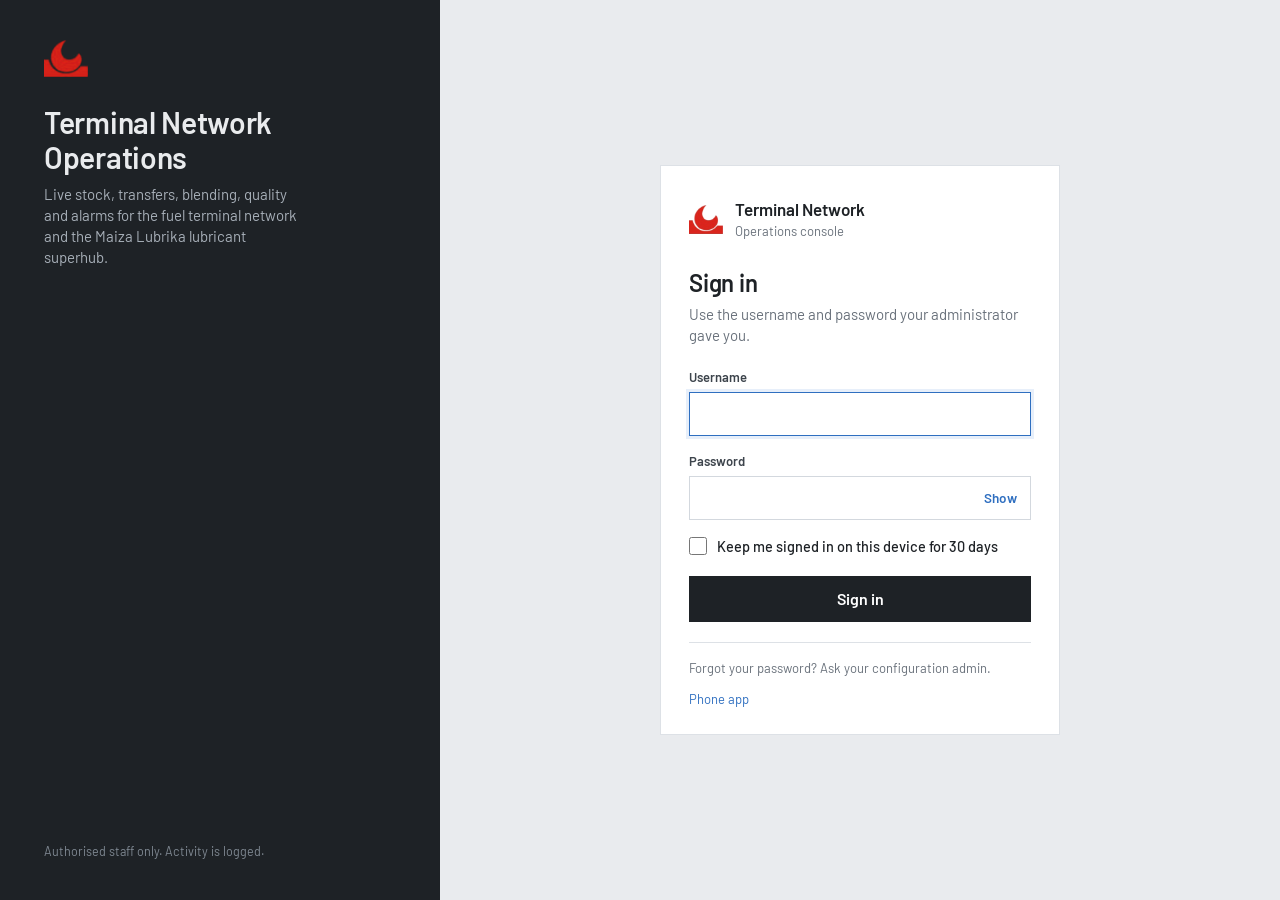
<file: index.html>
<!DOCTYPE html>
<html lang="en">
<head>
<meta charset="utf-8">
<meta name="viewport" content="width=device-width, initial-scale=1">
<title>Terminal Network Operations</title>
<link rel="icon" href="assets/logo.png">
<script>
  // phones open the mobile app, larger screens the console; ?console or ?app chooses explicitly
  (function () {
    var q = location.search, toConsole = /[?&](console|desktop)\b/.test(q), toApp = /[?&]app\b/.test(q);
    var phone = window.matchMedia && window.matchMedia('(max-width: 760px)').matches;
    var touchPhone = /Mobi|Android|iPhone|iPod/i.test(navigator.userAgent) && Math.min(screen.width, screen.height) < 600;
    location.replace(toApp || (!toConsole && (phone || touchPhone)) ? 'app/' + location.hash : 'Terminal%20Network.dc.html' + (toConsole ? '?console' : ''));
  })();
</script>
</head>
<body style="font-family:sans-serif;padding:24px;line-height:1.6">
<a href="Terminal%20Network.dc.html">Open Terminal Network Operations</a><br>
<a href="app/">Open the mobile app</a>
</body>
</html>
</file>
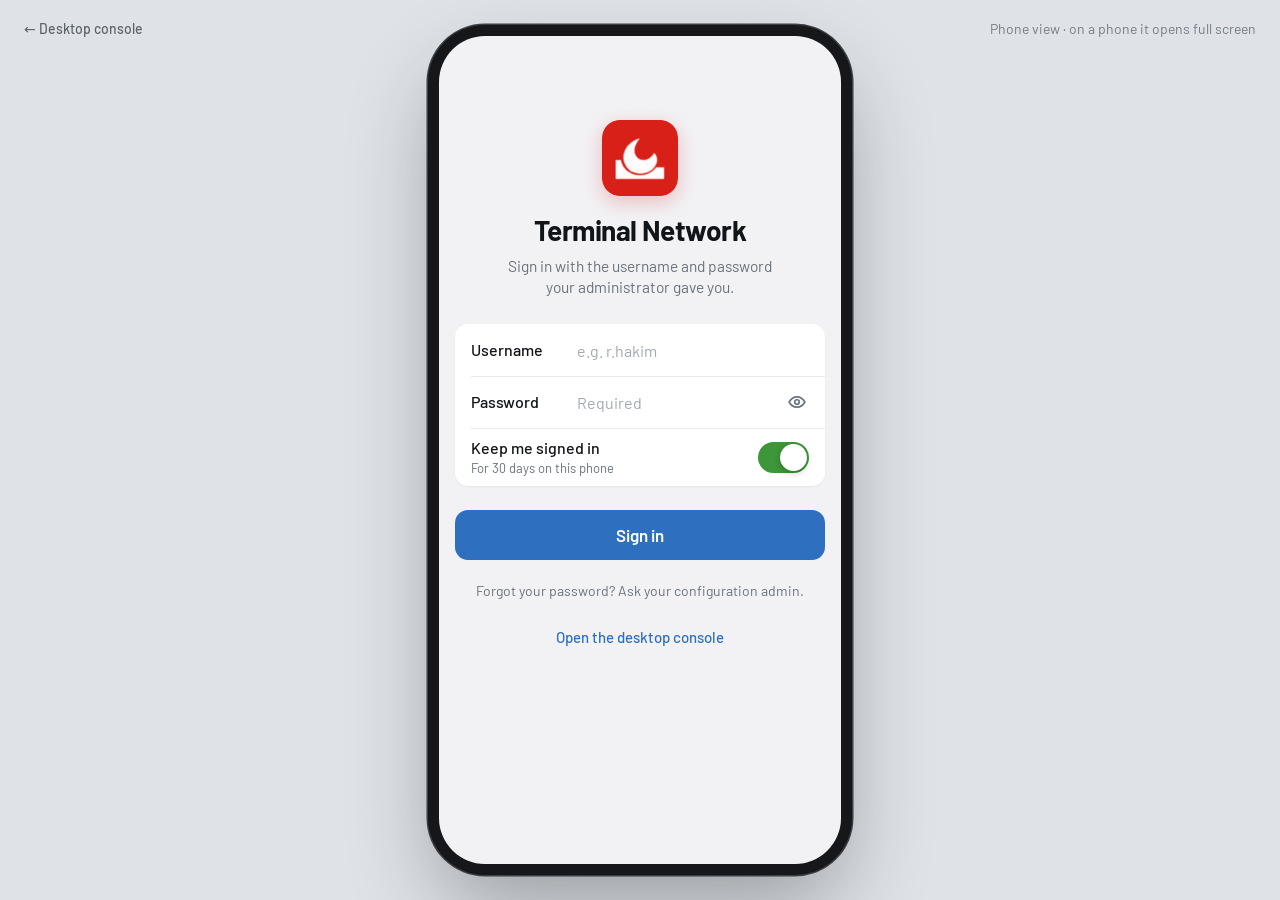
<file: app/index.html>
<!DOCTYPE html>
<html lang="en" data-theme="light">
<head>
<meta charset="utf-8">
<meta name="viewport" content="width=device-width, initial-scale=1, viewport-fit=cover">
<title>Terminal Network</title>
<meta name="description" content="Live operations for the fuel terminal network and the Maiza Lubrika lubricant superhub.">
<meta name="theme-color" content="#f7f7f9">
<meta name="color-scheme" content="light dark">
<meta name="mobile-web-app-capable" content="yes">
<meta name="apple-mobile-web-app-capable" content="yes">
<meta name="apple-mobile-web-app-status-bar-style" content="default">
<meta name="apple-mobile-web-app-title" content="Terminals">
<meta name="format-detection" content="telephone=no">
<link rel="manifest" href="manifest.webmanifest">
<link rel="icon" type="image/png" href="icons/favicon-64.png">
<link rel="apple-touch-icon" href="icons/apple-touch-icon.png">
<link rel="preconnect" href="https://fonts.googleapis.com">
<link rel="preconnect" href="https://fonts.gstatic.com" crossorigin>
<link rel="stylesheet" href="https://fonts.googleapis.com/css2?family=Barlow:wght@400;500;600;700&family=Overpass+Mono:wght@400;600&display=swap">
<link rel="stylesheet" href="app.css">
<script>
  // theme before first paint: saved choice, else the phone's setting
  (function () { var t = 'system'; try { t = (JSON.parse(localStorage.getItem('tnops:app')) || {}).theme || 'system'; } catch (e) {}
    if (t === 'system') t = window.matchMedia && window.matchMedia('(prefers-color-scheme: dark)').matches ? 'dark' : 'light';
    document.documentElement.setAttribute('data-theme', t); document.querySelector('meta[name="theme-color"]').setAttribute('content', t === 'dark' ? '#16181b' : '#f7f7f9'); })();
</script>
</head>
<body>
<div id="root"><div class="launch" role="status" aria-live="polite"><img src="icons/icon-192.png" alt=""><b>Terminal Network</b><span class="spin" aria-hidden="true"></span><span id="launch-msg">Connecting to the network…</span></div></div>
<div class="desk"><a href="../Terminal%20Network.dc.html?console">&#8592; Desktop console</a><span>Phone view · on a phone it opens full screen</span></div>
<noscript><p style="padding:24px;font-family:sans-serif">Terminal Network needs JavaScript.</p></noscript>
<script src="vendor/react.production.min.js"></script>
<script src="vendor/react-dom.production.min.js"></script>
<script type="module" src="main.js"></script>
</body>
</html>
</file>
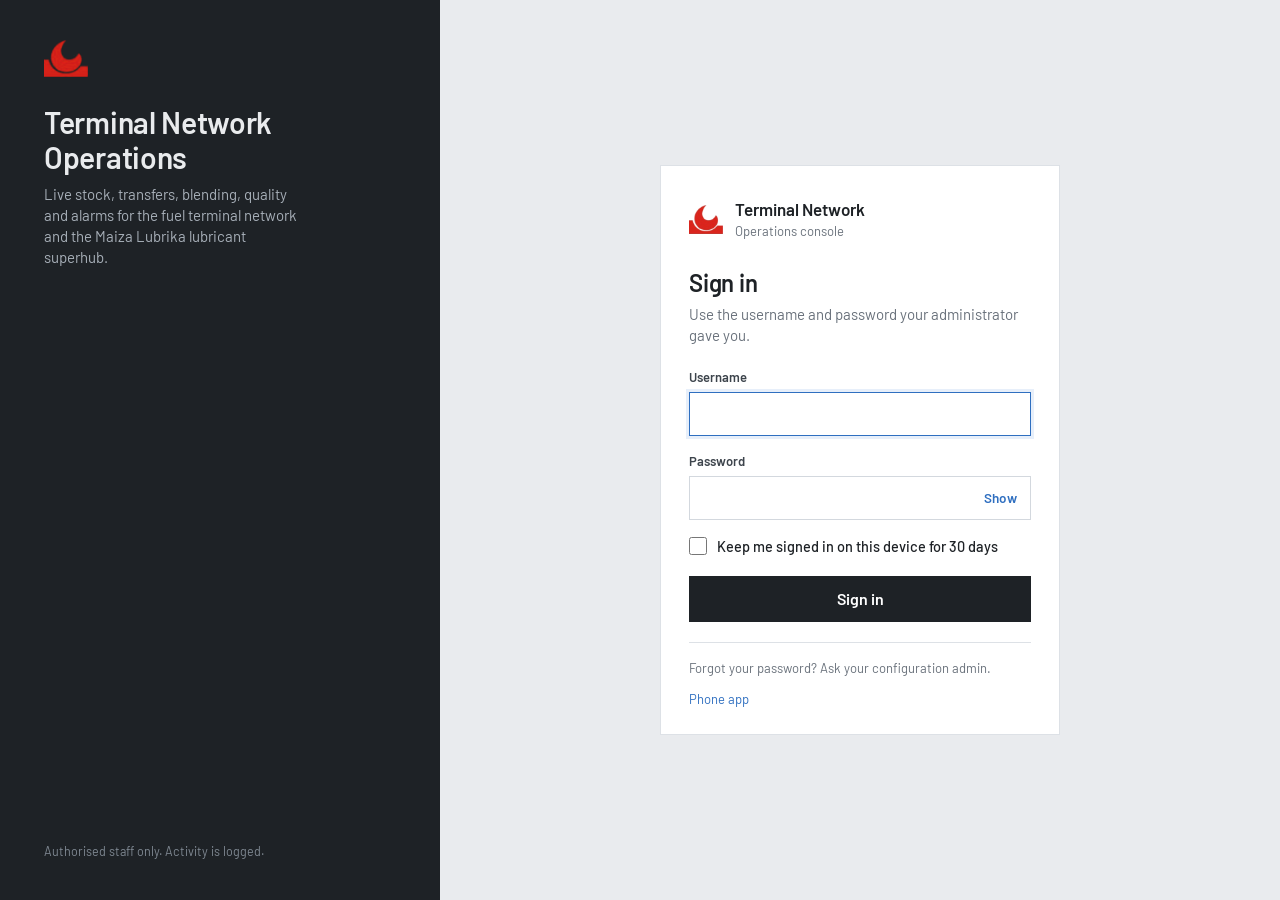
<file: login.html>
<!DOCTYPE html>
<html lang="en">
<head>
<meta charset="utf-8">
<meta name="viewport" content="width=device-width, initial-scale=1">
<title>Sign in · Terminal Network Operations</title>
<link rel="icon" href="assets/logo.png">
<link rel="preconnect" href="https://fonts.googleapis.com">
<link rel="preconnect" href="https://fonts.gstatic.com" crossorigin>
<link rel="stylesheet" href="https://fonts.googleapis.com/css2?family=Barlow:wght@400;500;600;700&display=swap">
<script>
  // same theme as the console: its saved choice, else the system setting
  (function () { var t = null; try { t = (JSON.parse(localStorage.getItem('tnops:shell')) || {}).theme; } catch (e) {}
    if (t !== 'light' && t !== 'dark') t = window.matchMedia && window.matchMedia('(prefers-color-scheme: dark)').matches ? 'dark' : 'light';
    document.documentElement.setAttribute('data-theme', t); })();
</script>
<style>
  :root { --bg: #e9ebee; --surf: #ffffff; --line: #d3d8de; --pBd: #dde1e6; --ink: #1e2226; --ink2: #3d444c; --ink3: #69717b; --acc: #2f6fc0; --accSoft: #e7effa; --crit: #d23b2e; --critSoft: #fbeceb; --critInk: #a8281d; --side: #1e2226; --btn: #1e2226; --btnInk: #ffffff; --btnHover: #343a41; color-scheme: light; }
  [data-theme="dark"] { --bg: #16191c; --surf: #1f2327; --line: #363c43; --pBd: #2c3136; --ink: #e9ebed; --ink2: #c3c8ce; --ink3: #8d959e; --acc: #6ea6f0; --accSoft: #22324a; --crit: #e5544a; --critSoft: #3a1f1d; --critInk: #f3a59f; --side: #0f1113; --btn: #e9ebed; --btnInk: #16191c; --btnHover: #ffffff; color-scheme: dark; }
  * { box-sizing: border-box; }
  html, body { margin: 0; min-height: 100%; background: var(--bg); color: var(--ink); font-family: 'Barlow', system-ui, sans-serif; font-size: 15px; line-height: 1.4; -webkit-font-smoothing: antialiased; }
  body { min-height: 100vh; display: grid; grid-template-columns: minmax(0, 1fr); }
  @media (min-width: 900px) { body { grid-template-columns: minmax(320px, 440px) minmax(0, 1fr); } .brand { display: flex !important; } }
  .brand { display: none; flex-direction: column; justify-content: space-between; padding: 40px 44px; background: var(--side); color: #e9ebed; }
  .brand img { width: 44px; height: auto; display: block; }
  .brand h2 { margin: 28px 0 10px; font-size: 30px; line-height: 1.15; font-weight: 600; letter-spacing: -.01em; }
  .brand p { margin: 0; color: #a7afb8; font-size: 15px; max-width: 32ch; }
  .brand small { color: #7f8892; font-size: 12.5px; }
  main { display: flex; align-items: center; justify-content: center; padding: 32px 16px; }
  .card { width: 100%; max-width: 400px; background: var(--surf); border: 1px solid var(--pBd); padding: 32px 28px 26px; }
  .head { display: flex; align-items: center; gap: 12px; margin-bottom: 26px; }
  .head img { width: 34px; height: auto; display: block; }
  .head b { display: block; font-size: 17px; font-weight: 600; }
  .head span { display: block; font-size: 13px; color: var(--ink3); }
  h1 { margin: 0 0 4px; font-size: 24px; font-weight: 600; letter-spacing: -.01em; }
  .lead { margin: 0 0 22px; color: var(--ink3); }
  label { display: block; font-size: 13px; font-weight: 600; color: var(--ink2); margin: 0 0 6px; }
  .field { margin-bottom: 16px; }
  .inp { position: relative; }
  input[type=text], input[type=password] { width: 100%; height: 44px; padding: 0 12px; border: 1px solid var(--line); border-radius: 0; background: var(--surf); color: var(--ink); font: inherit; font-size: 16px; outline: none; transition: border-color .15s, box-shadow .15s; }
  input[type=text]:focus, input[type=password]:focus { border-color: var(--acc); box-shadow: 0 0 0 3px var(--accSoft); }
  .inp input { padding-right: 64px; }
  .show { position: absolute; right: 4px; top: 4px; height: 36px; padding: 0 10px; border: 0; background: transparent; color: var(--acc); font: inherit; font-size: 13.5px; font-weight: 600; cursor: pointer; }
  .show:hover { text-decoration: underline; }
  .row { display: flex; align-items: center; gap: 10px; margin: 4px 0 20px; }
  .row input { width: 18px; height: 18px; margin: 0; accent-color: var(--acc); }
  .row label { margin: 0; font-weight: 500; color: var(--ink); font-size: 14.5px; cursor: pointer; }
  button.go { width: 100%; height: 46px; display: flex; align-items: center; justify-content: center; gap: 10px; border: 0; border-radius: 0; background: var(--btn); color: var(--btnInk); font: inherit; font-size: 16px; font-weight: 600; cursor: pointer; transition: background-color .15s; }
  button.go:hover:not(:disabled) { background: var(--btnHover); }
  button.go:disabled { opacity: .7; cursor: progress; }
  .spin { width: 16px; height: 16px; border: 2px solid currentColor; border-right-color: transparent; border-radius: 50%; animation: spin .7s linear infinite; display: none; }
  .busy .spin { display: block; }
  @keyframes spin { to { transform: rotate(360deg); } }
  .err { display: none; margin: 0 0 16px; padding: 10px 12px; background: var(--critSoft); color: var(--critInk); border-left: 3px solid var(--crit); font-size: 14px; }
  .err.on { display: block; }
  .foot { margin-top: 20px; padding-top: 16px; border-top: 1px solid var(--pBd); font-size: 13px; color: var(--ink3); display: flex; justify-content: space-between; gap: 12px; flex-wrap: wrap; }
  .foot a { color: var(--acc); text-decoration: none; }
  .foot a:hover { text-decoration: underline; }
  :focus-visible { outline: 2px solid var(--acc); outline-offset: 2px; }
  .vh { position: absolute; width: 1px; height: 1px; overflow: hidden; clip: rect(0 0 0 0); white-space: nowrap; }
</style>
</head>
<body>
<aside class="brand" aria-hidden="true">
  <div><img src="assets/logo.png" alt=""><h2>Terminal Network Operations</h2><p>Live stock, transfers, blending, quality and alarms for the fuel terminal network and the Maiza Lubrika lubricant superhub.</p></div>
  <small>Authorised staff only. Activity is logged.</small>
</aside>
<main>
  <form class="card" id="f" novalidate>
    <div class="head"><img src="assets/logo.png" alt=""><div><b>Terminal Network</b><span>Operations console</span></div></div>
    <h1>Sign in</h1>
    <p class="lead">Use the username and password your administrator gave you.</p>
    <div class="err" id="err" role="alert" aria-live="assertive"></div>
    <div class="field"><label for="u">Username</label><input type="text" id="u" name="username" autocomplete="username" autocapitalize="none" autocorrect="off" spellcheck="false" required></div>
    <div class="field"><label for="p">Password</label><div class="inp"><input type="password" id="p" name="password" autocomplete="current-password" required><button type="button" class="show" id="show" aria-controls="p" aria-pressed="false">Show</button></div></div>
    <div class="row"><input type="checkbox" id="k" name="keep"><label for="k">Keep me signed in on this device for 30 days</label></div>
    <button class="go" id="go" type="submit"><span class="spin" aria-hidden="true"></span><span id="goL">Sign in</span></button>
    <div class="foot"><span>Forgot your password? Ask your configuration admin.</span><a href="app/">Phone app</a></div>
  </form>
</main>
<script type="module">
  import { session, signIn, waitSeconds, ready } from './auth.js';
  await ready;
  // only relative pages on this site may be the place to return to
  const raw = new URLSearchParams(location.search).get('next') || '', phone = /Mobi|Android|iPhone|iPod/i.test(navigator.userAgent) && Math.min(screen.width, screen.height) < 600;
  const next = /^[\w%.~-][\w%./?#=&~ -]*$/.test(raw) && !raw.includes('//') && !/^login\.html/.test(raw) ? raw : (phone ? 'app/' : 'Terminal%20Network.dc.html');
  if (session()) location.replace(next);
  const $ = id => document.getElementById(id), f = $('f'), u = $('u'), p = $('p'), err = $('err'), go = $('go'), goL = $('goL');
  try { const last = localStorage.getItem('tnops:last-user'); if (last) { u.value = last; p.focus(); } else u.focus(); } catch (e) { u.focus(); }
  const say = m => { err.textContent = m || ''; err.classList.toggle('on', !!m); };
  $('show').addEventListener('click', () => { const on = p.type === 'password'; p.type = on ? 'text' : 'password'; $('show').textContent = on ? 'Hide' : 'Show'; $('show').setAttribute('aria-pressed', on ? 'true' : 'false'); p.focus(); });
  let timer = null;
  const tick = () => { const w = waitSeconds(); if (w) { go.disabled = true; goL.textContent = `Try again in ${w} s`; timer = setTimeout(tick, 1000); } else { go.disabled = false; goL.textContent = 'Sign in'; } };
  tick();
  f.addEventListener('submit', async e => {
    e.preventDefault(); if (go.disabled) return; say('');
    go.disabled = true; go.classList.add('busy'); goL.textContent = 'Signing in…';
    try {
      const s = await signIn(u.value, p.value, $('k').checked);
      try { localStorage.setItem('tnops:last-user', s.user); } catch (x) {}
      goL.textContent = `Welcome, ${s.name}`; location.replace(next);
    } catch (x) {
      say(x.message); p.value = ''; p.focus(); go.classList.remove('busy'); clearTimeout(timer); tick();
    }
  });
</script>
</body>
</html>
</file>
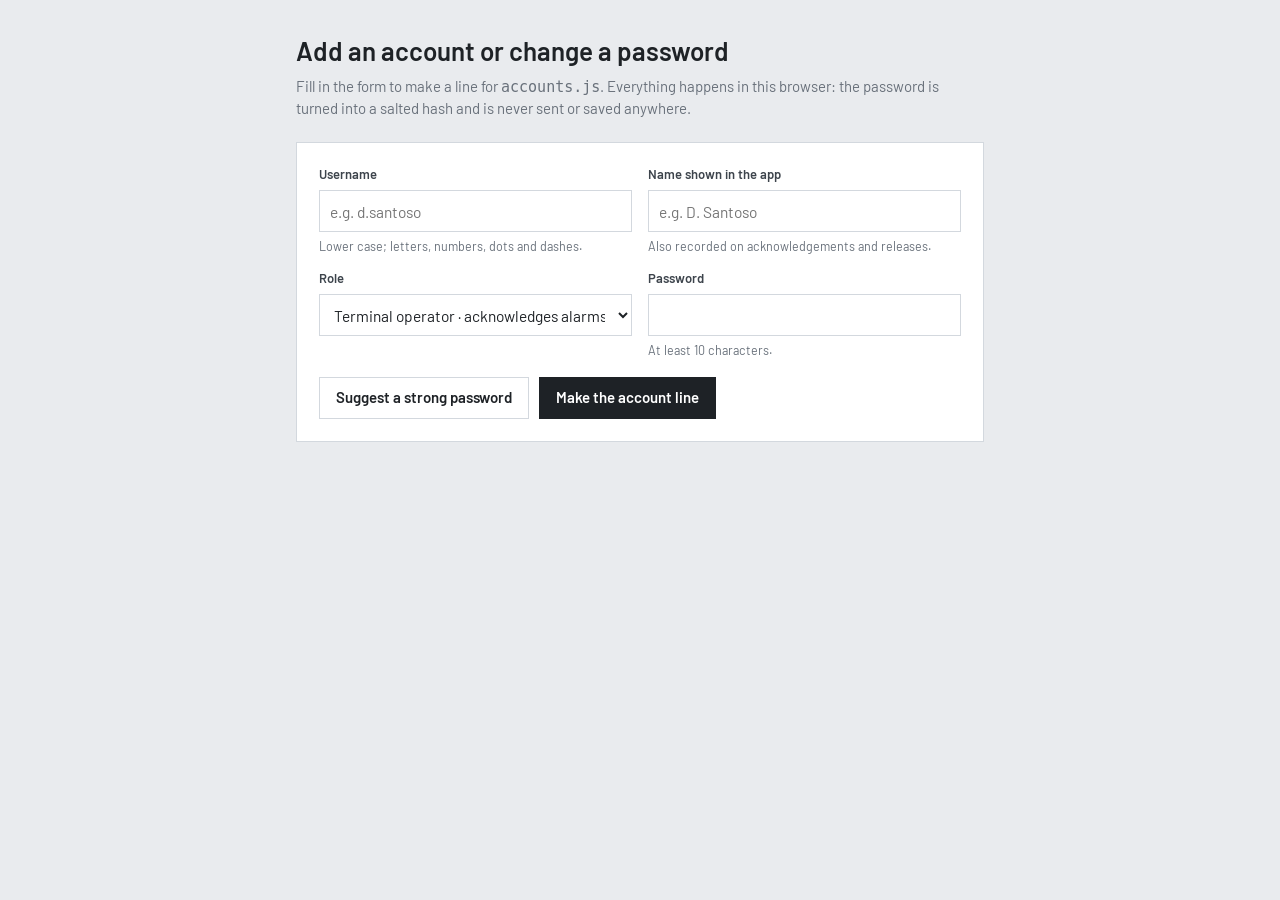
<file: tools/password.html>
<!DOCTYPE html>
<html lang="en">
<head>
<meta charset="utf-8">
<meta name="viewport" content="width=device-width, initial-scale=1">
<meta name="robots" content="noindex">
<title>Accounts · Terminal Network</title>
<link rel="icon" href="../assets/logo.png">
<link rel="stylesheet" href="https://fonts.googleapis.com/css2?family=Barlow:wght@400;500;600;700&display=swap">
<style>
  :root { --bg: #e9ebee; --surf: #fff; --line: #d3d8de; --ink: #1e2226; --ink2: #3d444c; --ink3: #69717b; --acc: #2f6fc0; --accSoft: #e7effa; --ok: #2f8a3a; --crit: #c23a2e; color-scheme: light; }
  @media (prefers-color-scheme: dark) { :root { --bg: #16191c; --surf: #1f2327; --line: #363c43; --ink: #e9ebed; --ink2: #c3c8ce; --ink3: #8d959e; --acc: #6ea6f0; --accSoft: #22324a; --ok: #63c06d; --crit: #e5544a; color-scheme: dark; } }
  * { box-sizing: border-box; }
  body { margin: 0; background: var(--bg); color: var(--ink); font: 15px/1.45 'Barlow', system-ui, sans-serif; }
  main { max-width: 720px; margin: 0 auto; padding: 32px 16px 48px; }
  h1 { margin: 0 0 6px; font-size: 26px; font-weight: 600; }
  .lead { margin: 0 0 22px; color: var(--ink3); }
  .card { background: var(--surf); border: 1px solid var(--line); padding: 22px; margin-bottom: 16px; }
  .grid { display: grid; grid-template-columns: repeat(auto-fit, minmax(240px, 1fr)); gap: 14px 16px; }
  label { display: block; font-size: 13px; font-weight: 600; color: var(--ink2); margin-bottom: 6px; }
  input, select { width: 100%; height: 42px; padding: 0 10px; border: 1px solid var(--line); border-radius: 0; background: var(--surf); color: var(--ink); font: inherit; font-size: 15.5px; }
  input:focus, select:focus { outline: none; border-color: var(--acc); box-shadow: 0 0 0 3px var(--accSoft); }
  .hint { font-size: 12.5px; color: var(--ink3); margin-top: 5px; min-height: 18px; }
  .hint.bad { color: var(--crit); } .hint.good { color: var(--ok); }
  .btns { display: flex; gap: 10px; flex-wrap: wrap; margin-top: 18px; }
  button { height: 42px; padding: 0 16px; border: 1px solid var(--line); border-radius: 0; background: var(--surf); color: var(--ink); font: inherit; font-weight: 600; cursor: pointer; }
  button.primary { background: var(--ink); color: var(--surf); border-color: var(--ink); }
  button:disabled { opacity: .55; cursor: progress; }
  pre { margin: 0; padding: 14px; background: var(--bg); border: 1px solid var(--line); white-space: pre-wrap; word-break: break-all; font: 13px/1.5 ui-monospace, Menlo, Consolas, monospace; }
  ol { margin: 10px 0 0; padding-left: 20px; } li { margin: 4px 0; }
  a { color: var(--acc); }
  #out { display: none; } #out.on { display: block; }
</style>
</head>
<body>
<main>
  <h1>Add an account or change a password</h1>
  <p class="lead">Fill in the form to make a line for <code>accounts.js</code>. Everything happens in this browser: the password is turned into a salted hash and is never sent or saved anywhere.</p>
  <form class="card" id="f" autocomplete="off">
    <div class="grid">
      <div><label for="user">Username</label><input id="user" placeholder="e.g. d.santoso" autocapitalize="none" spellcheck="false" required><div class="hint">Lower case; letters, numbers, dots and dashes.</div></div>
      <div><label for="name">Name shown in the app</label><input id="name" placeholder="e.g. D. Santoso" required><div class="hint">Also recorded on acknowledgements and releases.</div></div>
      <div><label for="role">Role</label><select id="role">
        <option value="operator">Terminal operator · acknowledges alarms</option>
        <option value="supervisor">Shift supervisor · acknowledges and resolves alarms</option>
        <option value="quality">Quality officer · releases batches</option>
        <option value="admin">Configuration admin · edits terminal configuration</option>
        <option value="exec">Executive management · monitoring, view only</option>
        <option value="viewer">Viewer · read only</option>
      </select><div class="hint"></div></div>
      <div><label for="pw">Password</label><input id="pw" type="text" spellcheck="false" autocapitalize="none" autocorrect="off" autocomplete="off" required><div class="hint" id="pwh">At least 10 characters.</div></div>
    </div>
    <div class="btns"><button type="button" id="gen">Suggest a strong password</button><button type="submit" class="primary" id="go">Make the account line</button></div>
  </form>
  <section class="card" id="out" aria-live="polite">
    <label>Line for accounts.js</label>
    <pre id="line"></pre>
    <div class="btns"><button type="button" id="copy">Copy the line</button></div>
    <ol>
      <li>Open <a href="https://github.com/StanleyCahyono/terminal-network/edit/main/accounts.js" target="_blank" rel="noopener">accounts.js on GitHub</a> (pencil icon to edit).</li>
      <li>New person: paste the line inside the list. Password change: replace that person's line.</li>
      <li>Press <b>Commit changes</b>. The site updates in about a minute.</li>
      <li>Give the person their username and password in person or by phone, not by email.</li>
    </ol>
  </section>
</main>
<script type="module">
  import { hash } from '../auth.js';
  import { ITER } from '../accounts.js';
  const $ = id => document.getElementById(id);
  const ALPHA = 'abcdefghjkmnpqrstuvwxyz23456789';
  const rnd = n => Array.from(crypto.getRandomValues(new Uint32Array(n)), x => ALPHA[x % ALPHA.length]).join('');
  const check = () => { const v = $('pw').value, ok = v.length >= 10 && v.trim() === v, mix = /[a-z]/i.test(v) && /\d/.test(v); $('pwh').textContent = !v ? 'At least 10 characters.' : v.trim() !== v ? 'Remove the space at the start or end.' : !ok ? `${10 - v.length} more characters needed.` : mix ? 'Good.' : 'Long enough. Mixing letters and numbers is stronger.'; $('pwh').className = 'hint ' + (!v ? '' : ok ? 'good' : 'bad'); return ok; };
  $('pw').addEventListener('input', check);
  $('gen').addEventListener('click', () => { $('pw').value = `${rnd(4)}-${rnd(4)}-${rnd(4)}`; check(); });
  $('name').addEventListener('input', () => { if (!$('user').dataset.touched) { const p = $('name').value.trim().toLowerCase().split(/\s+/); $('user').value = p.length > 1 ? (p[0][0] + '.' + p[p.length - 1]).replace(/[^a-z0-9.-]/g, '') : (p[0] || '').replace(/[^a-z0-9.-]/g, ''); } });
  $('user').addEventListener('input', () => { $('user').dataset.touched = '1'; });
  $('f').addEventListener('submit', async e => {
    e.preventDefault();
    const user = $('user').value.trim().toLowerCase(), name = $('name').value.trim().replace(/'/g, '’'), role = $('role').value;
    if (!/^[a-z0-9][a-z0-9.-]{1,40}$/.test(user)) { $('user').focus(); return alert('Choose a username of lower-case letters, numbers, dots or dashes.'); }
    if (!name) { $('name').focus(); return; }
    if (!check()) { $('pw').focus(); return; }
    $('go').disabled = true; $('go').textContent = 'Working…';
    const salt = Array.from(crypto.getRandomValues(new Uint8Array(16)), b => b.toString(16).padStart(2, '0')).join('');
    const h = await hash($('pw').value, salt, ITER);
    $('line').textContent = `  { user: '${user}', name: '${name}', role: '${role}', salt: '${salt}', hash: '${h}' },`;
    $('out').classList.add('on'); $('go').disabled = false; $('go').textContent = 'Make the account line'; $('out').scrollIntoView({ behavior: 'smooth', block: 'nearest' });
  });
  $('copy').addEventListener('click', async () => { try { await navigator.clipboard.writeText($('line').textContent); $('copy').textContent = 'Copied'; setTimeout(() => { $('copy').textContent = 'Copy the line'; }, 1600); } catch (x) { getSelection().selectAllChildren($('line')); } });
</script>
</body>
</html>
</file>
<file: app/app.css>
/* Terminal Network mobile app: design tokens, type scale and components (phone-first, light and dark) */
:root {
  --safe-t: env(safe-area-inset-top, 0px); --safe-b: env(safe-area-inset-bottom, 0px); --safe-l: env(safe-area-inset-left, 0px); --safe-r: env(safe-area-inset-right, 0px);
  --nav-h: 44px; --tab-h: 54px; --gut: 16px;
  --r-xs: 6px; --r-s: 10px; --r-m: 13px; --r-l: 16px; --r-xl: 20px;
  --fsans: 'Barlow', -apple-system, BlinkMacSystemFont, 'Segoe UI', Roboto, system-ui, sans-serif;
  --fnum: 'Barlow', -apple-system, BlinkMacSystemFont, 'Segoe UI', Roboto, system-ui, sans-serif;
  --fid: 'Barlow', -apple-system, BlinkMacSystemFont, 'Segoe UI', Roboto, system-ui, sans-serif;
  --ease: cubic-bezier(.2, .8, .2, 1); --ease-io: cubic-bezier(.4, 0, .2, 1); --ease-out: cubic-bezier(.2, .7, .2, 1);
  --t-fast: .12s; --t-med: .22s; --t-slow: .36s; --t-push: .42s;
  --brand: #d82018;
}
[data-theme="light"] {
  --bg: #f2f2f5; --surf: #ffffff; --surf2: #f6f7f9; --surf3: #eceef1; --sheet: #ffffff; --elev: #ffffff;
  --fill: rgba(118, 124, 134, .12); --fill2: rgba(118, 124, 134, .2); --press: rgba(17, 20, 24, .055);
  --sep: rgba(60, 64, 72, .11); --line: #dfe2e6; --line2: #eceef1; --pBd: #dfe2e6;
  --ink: #111418; --ink2: #3b424a; --ink3: #6a727b; --ink4: #a3a9b0;
  --acc: #2f6fc0; --accSoft: #e8f0fb; --accInk: #2559a3; --accLine: #9dbbe6;
  --crit: #d93a2d; --critSoft: #fdeceb; --critInk: #b02a1f;
  --warn: #ef9a1a; --warnSoft: #fff4df; --warnInk: #8c5400;
  --ok: #3d9638; --okSoft: #e8f4e5; --okInk: #2b7227;
  --info: #6b737c; --holdA: rgba(40, 46, 54, .5); --holdB: rgba(40, 46, 54, .1);
  --bar: rgba(247, 247, 249, .84); --barSolid: rgba(247, 247, 249, .97); --barLine: rgba(60, 64, 72, .16); --scrim: rgba(10, 12, 15, .34);
  --shadow-card: 0 1px 2px rgba(16, 24, 32, .05);
  --shadow-pop: 0 10px 34px rgba(16, 24, 32, .18), 0 2px 6px rgba(16, 24, 32, .08);
  --shadow-sheet: 0 -10px 34px rgba(16, 24, 32, .14);
  --toast: #22262b; --toastInk: #ffffff;
  --deskBg: #dfe3e8; --deskBezel: #15171a; --deskRim: #3a3f46; --deskInk: #5d646c;
  color-scheme: light;
}
[data-theme="dark"] {
  --bg: #0b0d0f; --surf: #17191c; --surf2: #1f2226; --surf3: #282c31; --sheet: #1b1e21; --elev: #222529;
  --fill: rgba(160, 168, 178, .15); --fill2: rgba(160, 168, 178, .24); --press: rgba(255, 255, 255, .06);
  --sep: rgba(255, 255, 255, .075); --line: #2c3036; --line2: #24272b; --pBd: #2c3036;
  --ink: #eef0f2; --ink2: #c4cad0; --ink3: #8e969f; --ink4: #5c636b;
  --acc: #6ea6f0; --accSoft: #1b2a3f; --accInk: #93bdf6; --accLine: #3e5f8c;
  --crit: #ef5a4f; --critSoft: #3a1f1d; --critInk: #ff968d;
  --warn: #f2a531; --warnSoft: #372b17; --warnInk: #ffc56b;
  --ok: #67bb55; --okSoft: #1c2d1a; --okInk: #8fd67e;
  --info: #848c95; --holdA: rgba(230, 233, 236, .4); --holdB: rgba(230, 233, 236, .07);
  --bar: rgba(22, 24, 27, .82); --barSolid: rgba(22, 24, 27, .97); --barLine: rgba(255, 255, 255, .1); --scrim: rgba(0, 0, 0, .55);
  --shadow-card: none;
  --shadow-pop: 0 12px 38px rgba(0, 0, 0, .55), 0 2px 8px rgba(0, 0, 0, .4);
  --shadow-sheet: 0 -10px 34px rgba(0, 0, 0, .5);
  --toast: #eef0f2; --toastInk: #111418;
  --deskBg: #0b0c0e; --deskBezel: #1d2024; --deskRim: #2c3036; --deskInk: #9aa1a9;
  color-scheme: dark;
}

* { box-sizing: border-box; -webkit-tap-highlight-color: transparent; }
html, body { margin: 0; height: 100%; overflow: hidden; overscroll-behavior: none; background: var(--bg); }
body { font-family: var(--fsans); font-size: 16px; line-height: 1.35; color: var(--ink); -webkit-font-smoothing: antialiased; -moz-osx-font-smoothing: grayscale; text-size-adjust: 100%; -webkit-text-size-adjust: 100%; font-variant-numeric: tabular-nums; -webkit-user-select: none; user-select: none; -webkit-touch-callout: none; }
button, input, select, textarea { font: inherit; color: inherit; }
button { border: 0; background: none; padding: 0; margin: 0; cursor: pointer; text-align: inherit; }
input, textarea { -webkit-user-select: text; user-select: text; }
a { color: var(--acc); text-decoration: none; }
:focus { outline: none; }
:focus-visible { outline: 2px solid var(--acc); outline-offset: 2px; border-radius: 6px; }
svg { display: block; flex: none; }
.mono { font-family: var(--fsans); font-variant-numeric: tabular-nums; letter-spacing: .01em; }
.num { font-variant-numeric: tabular-nums; }
.ell { white-space: nowrap; overflow: hidden; text-overflow: ellipsis; min-width: 0; }
.vh { position: absolute !important; width: 1px; height: 1px; overflow: hidden; clip: rect(0 0 0 0); white-space: nowrap; }

/* ── launch screen (static markup in index.html until the app mounts) ── */
.launch { position: fixed; inset: 0; display: flex; flex-direction: column; align-items: center; justify-content: center; gap: 18px; background: var(--bg); color: var(--ink3); font-size: 14px; }
.launch img { width: 76px; height: 76px; border-radius: 18px; box-shadow: 0 6px 20px rgba(216, 32, 24, .25); }
.launch b { color: var(--ink); font-size: 19px; font-weight: 600; letter-spacing: -.01em; }
.spin { width: 22px; height: 22px; border-radius: 50%; border: 2.5px solid var(--fill2); border-top-color: var(--ink3); animation: spin .8s linear infinite; }
@keyframes spin { to { transform: rotate(360deg); } }

/* ── app frame ── */
.app { position: fixed; inset: 0; overflow: hidden; background: var(--bg); }

/* on a computer or tablet the app opens as a phone view: a phone-sized frame in the middle of the window */
.desk { display: none; }
@media (min-width: 700px) and (min-height: 620px) {
  html, body { background: var(--deskBg); }
  .app, .launch { top: 50%; left: 50%; right: auto; bottom: auto; width: 402px; height: min(874px, calc(100% - 72px)); transform: translate(-50%, -50%);
    border-radius: 46px; box-shadow: 0 0 0 11px var(--deskBezel), 0 0 0 12.5px var(--deskRim), 0 40px 90px rgba(0, 0, 0, .32); }
  .desk { display: flex; position: fixed; top: 20px; left: 24px; right: 24px; align-items: center; justify-content: space-between; gap: 16px; font-size: 14px; color: var(--deskInk); pointer-events: none; }
  .desk a { pointer-events: auto; display: inline-flex; align-items: center; gap: 6px; color: var(--deskInk); font-weight: 500; padding: 6px 10px; margin: -6px -10px; border-radius: 8px; }
  .desk a:hover { color: var(--ink); background: var(--fill); }
  .desk span { opacity: .8; }
}
.stack { position: absolute; inset: 0; overflow: hidden; }
.scr { position: absolute; inset: 0; background: var(--bg); overflow: hidden; will-change: transform; }
.scr.under { pointer-events: none; }
.scr-scroll { position: absolute; inset: 0; overflow-x: hidden; overflow-y: auto; overscroll-behavior-y: contain; -webkit-overflow-scrolling: touch;
  padding: calc(var(--safe-t) + var(--nav-h)) var(--safe-r) calc(var(--tab-h) + var(--safe-b) + 28px) var(--safe-l); }
.scr.has-foot .scr-scroll { padding-bottom: calc(var(--tab-h) + var(--safe-b) + 96px); }
.scr-shade { position: absolute; inset: 0; background: #000; opacity: 0; pointer-events: none; z-index: 20; }

/* push / pop (iOS-like: the new screen slides over, the old one parallaxes and dims) */
@keyframes in-r { from { transform: translate3d(100%, 0, 0); } to { transform: none; } }
@keyframes out-l { from { transform: none; } to { transform: translate3d(-28%, 0, 0); } }
@keyframes in-l { from { transform: translate3d(-28%, 0, 0); } to { transform: none; } }
@keyframes out-r { from { transform: none; } to { transform: translate3d(100%, 0, 0); } }
@keyframes shade-in { from { opacity: 0; } to { opacity: .12; } }
@keyframes shade-out { from { opacity: .12; } to { opacity: 0; } }
@keyframes fade-in { from { opacity: 0; } to { opacity: 1; } }
@keyframes rise { from { opacity: 0; transform: translate3d(0, 8px, 0); } to { opacity: 1; transform: none; } }
.a-in-r { animation: in-r var(--t-push) var(--ease) both; box-shadow: -10px 0 30px rgba(0, 0, 0, .12); z-index: 2; }
.a-out-l { animation: out-l var(--t-push) var(--ease) both; z-index: 1; }
.a-in-l { animation: in-l var(--t-push) var(--ease) both; z-index: 1; }
.a-out-r { animation: out-r var(--t-push) var(--ease) both; box-shadow: -10px 0 30px rgba(0, 0, 0, .12); z-index: 2; }
.a-out-l .scr-shade { animation: shade-in var(--t-push) var(--ease) both; }
.a-in-l .scr-shade { animation: shade-out var(--t-push) var(--ease) both; }
.a-fade { animation: fade-in var(--t-med) var(--ease) both; }
.rise { animation: rise var(--t-slow) var(--ease) both; }
.drag-top { box-shadow: -10px 0 30px rgba(0, 0, 0, .14); z-index: 2; }
[data-motion="off"] .a-in-r, [data-motion="off"] .a-out-l, [data-motion="off"] .a-in-l, [data-motion="off"] .a-out-r, [data-motion="off"] .a-fade, [data-motion="off"] .rise { animation-duration: .01s !important; }

/* ── navigation bar ── */
.nav { position: absolute; top: 0; left: 0; right: 0; z-index: 10; height: calc(var(--safe-t) + var(--nav-h)); padding: var(--safe-t) calc(var(--safe-r) + 4px) 0 calc(var(--safe-l) + 4px);
  display: grid; grid-template-columns: minmax(0, 1fr) auto minmax(0, 1fr); align-items: center; transition: background-color var(--t-med) var(--ease), box-shadow var(--t-med) var(--ease); }
.nav.solid { background: var(--bar); -webkit-backdrop-filter: saturate(180%) blur(20px); backdrop-filter: saturate(180%) blur(20px); box-shadow: 0 .5px 0 var(--barLine); }
.nav-title { grid-column: 2; max-width: 62vw; font-size: 17px; font-weight: 600; letter-spacing: -.005em; text-align: center; white-space: nowrap; overflow: hidden; text-overflow: ellipsis; transition: opacity var(--t-med) var(--ease), transform var(--t-med) var(--ease); }
.nav-title.hide { opacity: 0; transform: translateY(4px); }
.nav-l { grid-column: 1; display: flex; align-items: center; min-width: 0; }
.nav-r { grid-column: 3; display: flex; align-items: center; justify-content: flex-end; min-width: 0; }
.nav-back { display: flex; align-items: center; gap: 1px; height: 44px; padding: 0 8px 0 2px; color: var(--acc); font-size: 17px; min-width: 0; max-width: 100%; }
.nav-back span { white-space: nowrap; overflow: hidden; text-overflow: ellipsis; }
.nav-back:active, .nav-ic:active { opacity: .45; }
.nav-ic { width: 44px; height: 44px; display: flex; align-items: center; justify-content: center; color: var(--acc); position: relative; }
.nav-ic .dot { position: absolute; top: 9px; right: 9px; min-width: 8px; height: 8px; border-radius: 4px; background: var(--crit); box-shadow: 0 0 0 2px var(--bg); }

/* large title */
.lt { padding: 2px calc(var(--gut) + 2px) 10px; }
.lt-kicker { display: flex; align-items: center; gap: 7px; font-size: 13px; font-weight: 500; color: var(--ink3); margin-bottom: 1px; min-height: 18px; }
.lt h1 { margin: 0; font-size: 33px; line-height: 1.12; font-weight: 700; letter-spacing: -.02em; overflow-wrap: anywhere; }
.lt h1.long { font-size: 24px; line-height: 1.22; font-weight: 700; letter-spacing: -.012em; margin-top: 2px; }
.lt-sub { margin-top: 4px; font-size: 15px; color: var(--ink3); line-height: 1.3; }
.live { display: inline-flex; align-items: center; gap: 6px; color: var(--okInk); font-weight: 600; }
.live i { width: 7px; height: 7px; border-radius: 50%; background: var(--ok); box-shadow: 0 0 0 0 var(--ok); animation: live 2s ease-out infinite; }
@keyframes live { 0% { box-shadow: 0 0 0 0 color-mix(in srgb, var(--ok) 55%, transparent); } 70%, 100% { box-shadow: 0 0 0 7px transparent; } }

/* ── tab bar ── */
.tabbar { position: fixed; left: 0; right: 0; bottom: 0; z-index: 40; height: calc(var(--tab-h) + var(--safe-b)); padding: 0 var(--safe-r) var(--safe-b) var(--safe-l);
  display: grid; grid-template-columns: repeat(5, 1fr); background: var(--bar); -webkit-backdrop-filter: saturate(180%) blur(20px); backdrop-filter: saturate(180%) blur(20px); box-shadow: 0 -.5px 0 var(--barLine); }
.tab { display: flex; flex-direction: column; align-items: center; justify-content: center; gap: 3px; color: var(--ink3); font-size: 10.5px; font-weight: 600; letter-spacing: .01em; position: relative; min-width: 0; }
.tab[aria-selected="true"] { color: var(--acc); }
.tab:active svg { transform: scale(.9); }
.tab svg { transition: transform var(--t-fast) var(--ease); }
.tab-ic { position: relative; }
.badge { position: absolute; top: -5px; left: 15px; min-width: 18px; height: 18px; padding: 0 5px; border-radius: 9px; background: var(--crit); color: #fff; font-size: 11.5px; font-weight: 700; line-height: 18px; text-align: center; box-shadow: 0 0 0 2px var(--bar); }

/* ── sections, lists and cards ── */
.sec { margin-top: 26px; }
.sec:first-child { margin-top: 6px; }
.sec-h { display: flex; align-items: baseline; justify-content: space-between; gap: 12px; padding: 0 calc(var(--gut) + 4px) 9px; }
.sec-h h2 { margin: 0; font-size: 21px; font-weight: 700; letter-spacing: -.012em; min-width: 0; }
.sec-h .act { font-size: 16px; color: var(--acc); flex: none; padding: 12px 0 12px 16px; margin: -12px 0; }
.sec-h .act:active { opacity: .45; }
.grp-h { padding: 0 calc(var(--gut) + 16px) 7px; font-size: 13px; font-weight: 600; letter-spacing: .03em; text-transform: uppercase; color: var(--ink3); display: flex; justify-content: space-between; gap: 10px; }
.grp-f { padding: 7px calc(var(--gut) + 16px) 0; font-size: 13px; color: var(--ink3); line-height: 1.4; }
.grp { margin: 0 var(--gut); background: var(--surf); border-radius: var(--r-m); overflow: hidden; box-shadow: var(--shadow-card); }
.grp + .grp { margin-top: 12px; }
.row { position: relative; display: flex; align-items: center; gap: 12px; width: 100%; min-height: 52px; padding: 9px 16px; background: var(--surf); color: var(--ink); text-align: left; transition: background-color var(--t-fast) linear; }
.row.compact { min-height: 46px; padding-top: 7px; padding-bottom: 7px; }
.row.tall { min-height: 64px; }
.row:not(:last-child)::after { content: ''; position: absolute; left: var(--sep-l, 16px); right: 0; bottom: 0; height: 1px; background: var(--sep); }
.row.has-ic { --sep-l: 58px; }
.row.press:active, .row.press.pressed { background: var(--fill); transition: none; }
.row-ic { width: 30px; height: 30px; border-radius: 8px; display: flex; align-items: center; justify-content: center; color: #fff; flex: none; }
.row-ic.soft { background: var(--fill); color: var(--ink2); }
.row-lead { width: 30px; flex: none; display: flex; align-items: center; justify-content: center; }
.row-lead > .sw { width: 14px; height: 14px; border-radius: 4px; }
.st-t { display: inline-flex; align-items: center; gap: 6px; font-weight: 600; } .st-t .dot { width: 7px; height: 7px; }
.trun { color: var(--accInk); } .tok { color: var(--okInk); } .twarn { color: var(--warnInk); } .tcrit { color: var(--critInk); } .tidle, .thold { color: var(--ink3); }
.unread { position: absolute; left: 6px; top: 50%; width: 8px; height: 8px; margin-top: -4px; border-radius: 4px; background: var(--acc); }
.row-main { flex: 1; min-width: 0; display: flex; flex-direction: column; gap: 2px; }
.row-t { font-size: 16px; line-height: 1.28; color: var(--ink); min-width: 0; }
.row-t.strong { font-weight: 600; }
.row-t.wrap { display: -webkit-box; -webkit-line-clamp: 2; -webkit-box-orient: vertical; overflow: hidden; overflow-wrap: anywhere; }
.row-s { font-size: 13.5px; line-height: 1.3; color: var(--ink3); min-width: 0; }
.row-s.two { display: -webkit-box; -webkit-line-clamp: 2; -webkit-box-orient: vertical; overflow: hidden; }
.row-v { flex: none; display: flex; flex-direction: column; align-items: flex-end; gap: 2px; text-align: right; max-width: 48%; }
.row-v b { font-size: 15.5px; font-weight: 600; color: var(--ink); white-space: nowrap; }
.row-v span { font-size: 13px; color: var(--ink3); white-space: nowrap; overflow: hidden; text-overflow: ellipsis; max-width: 100%; }
.row-v.plain { font-size: 15.5px; color: var(--ink3); }
.chev { color: var(--ink4); margin-right: -4px; }
.kv { position: relative; display: flex; align-items: baseline; justify-content: space-between; gap: 16px; min-height: 46px; padding: 12px 16px; font-size: 15.5px; }
.kv:not(:last-child)::after { content: ''; position: absolute; left: 16px; right: 0; bottom: 0; height: 1px; background: var(--sep); }
.kv dt { color: var(--ink2); flex: none; max-width: 48%; }
.kv dd { margin: 0; color: var(--ink); text-align: right; min-width: 0; overflow-wrap: anywhere; font-weight: 500; }
.card { margin: 0 var(--gut); background: var(--surf); border-radius: var(--r-l); padding: 16px; box-shadow: var(--shadow-card); position: relative; overflow: hidden; }
.card.press { display: block; width: calc(100% - 2 * var(--gut)); text-align: left; color: inherit; transition: transform var(--t-fast) var(--ease), background-color var(--t-fast) linear; }
.card.press:active, .tile.press:active, .stat.press:active, .hc.press:active { transform: scale(.975); }
.card + .card { margin-top: 12px; }
.cards > .card { margin-top: 0; }
.cards { display: flex; flex-direction: column; gap: 12px; }
.grid2 { display: grid; grid-template-columns: repeat(2, minmax(0, 1fr)); gap: 12px; padding: 0 var(--gut); }
.grid3 { display: grid; grid-template-columns: repeat(3, minmax(0, 1fr)); gap: 10px; padding: 0 var(--gut); }

/* key figures */
.stat { background: var(--surf); border-radius: var(--r-l); padding: 13px 14px 13px; box-shadow: var(--shadow-card); display: flex; flex-direction: column; gap: 3px; min-width: 0; text-align: left; color: inherit; position: relative; transition: transform var(--t-fast) var(--ease); }
.stat-l { display: flex; align-items: center; gap: 7px; font-size: 13.5px; font-weight: 500; color: var(--ink3); min-width: 0; }
.stat-l svg { color: var(--ink3); }
.stat-v { font-size: 27px; line-height: 1.12; font-weight: 600; letter-spacing: -.02em; color: var(--ink); margin-top: 3px; white-space: nowrap; overflow: hidden; text-overflow: ellipsis; }
.stat-v small { font-size: 15px; font-weight: 500; color: var(--ink3); letter-spacing: 0; margin-left: 3px; }
.stat-s { font-size: 13.5px; color: var(--ink2); line-height: 1.3; min-width: 0; }
.stat-s.ell { white-space: nowrap; }
.stat .tone-dot { position: absolute; top: 14px; right: 14px; }

/* status pills and dots */
.pill { display: inline-flex; align-items: center; gap: 6px; height: 24px; padding: 0 9px 0 8px; border-radius: 12px; font-size: 12.5px; font-weight: 600; white-space: nowrap; flex: none; max-width: 100%; }
.pill i { width: 7px; height: 7px; border-radius: 50%; flex: none; }
.pill span { overflow: hidden; text-overflow: ellipsis; }
.t-run { background: var(--accSoft); color: var(--accInk); } .t-run i { background: var(--acc); }
.t-ok { background: var(--okSoft); color: var(--okInk); } .t-ok i { background: var(--ok); }
.t-warn { background: var(--warnSoft); color: var(--warnInk); } .t-warn i { background: var(--warn); }
.t-crit { background: var(--critSoft); color: var(--critInk); } .t-crit i { background: var(--crit); }
.t-idle { background: var(--fill); color: var(--ink2); } .t-idle i { background: var(--ink4); }
.t-hold { background: var(--fill); color: var(--ink2); } .t-hold i { background: repeating-linear-gradient(135deg, var(--holdA) 0 2px, var(--holdB) 2px 4px); outline: 1px solid var(--ink3); }
.dot { width: 9px; height: 9px; border-radius: 50%; flex: none; display: inline-block; }
.d-run { background: var(--acc); } .d-ok { background: var(--ok); } .d-warn { background: var(--warn); } .d-crit { background: var(--crit); } .d-idle { background: var(--ink4); }
.dot.ring { background: transparent !important; box-shadow: inset 0 0 0 2px var(--acc); }
@keyframes dotp { 0%, 100% { opacity: 1; } 50% { opacity: .35; } }
.sw { width: 12px; height: 12px; border-radius: 3.5px; flex: none; display: inline-block; }

/* bars and rings */
.bar { height: 6px; border-radius: 3px; background: var(--fill); overflow: hidden; position: relative; }
.bar > i { position: absolute; left: 0; top: 0; bottom: 0; border-radius: 3px; transition: width .6s var(--ease); }
.bar.thin { height: 4px; }
.bar.thick { height: 10px; border-radius: 5px; }
.stackbar { display: flex; height: 10px; border-radius: 5px; overflow: hidden; gap: 2px; background: var(--fill); }
.stackbar > i { height: 100%; transition: flex-grow .6s var(--ease); }
.ring { position: relative; flex: none; }
.ring svg circle { transition: stroke-dashoffset .7s var(--ease), stroke var(--t-med) linear; }
.ring-c { position: absolute; inset: 0; display: flex; flex-direction: column; align-items: center; justify-content: center; text-align: center; }

/* segmented control */
.seg-wrap { padding: 0 var(--gut); }
.seg { position: relative; display: grid; grid-auto-flow: column; grid-auto-columns: minmax(0, 1fr); background: var(--fill); border-radius: 10px; padding: 2px; height: 38px; }
.seg-thumb { position: absolute; top: 2px; bottom: 2px; left: 2px; border-radius: 8px; background: var(--surf); box-shadow: 0 2px 6px rgba(0, 0, 0, .12), 0 0 0 .5px rgba(0, 0, 0, .04); transition: transform .28s var(--ease); }
[data-theme="dark"] .seg-thumb { background: #3a3f46; }
.seg button { position: relative; z-index: 1; font-size: 14px; font-weight: 600; color: var(--ink); display: flex; align-items: center; justify-content: center; gap: 5px; min-width: 0; padding: 0 6px; }
.seg button span { overflow: hidden; text-overflow: ellipsis; white-space: nowrap; }
.seg button em { font-style: normal; font-weight: 600; color: var(--ink3); font-size: 13px; }
.seg button:active { opacity: .6; }

/* filter chips */
.chips { display: flex; gap: 8px; overflow-x: auto; padding: 0 var(--gut); scrollbar-width: none; -webkit-overflow-scrolling: touch; scroll-padding: 0 var(--gut); }
.chips::-webkit-scrollbar { display: none; }
.chip { flex: none; height: 36px; padding: 0 15px; border-radius: 18px; background: var(--surf); box-shadow: inset 0 0 0 1px var(--line); font-size: 14.5px; font-weight: 500; color: var(--ink); display: flex; align-items: center; gap: 6px; transition: background-color var(--t-fast) linear, color var(--t-fast) linear; }
.chip[aria-pressed="true"] { background: var(--accSoft); color: var(--accInk); box-shadow: inset 0 0 0 1px var(--accLine); font-weight: 600; }
.chip:active { opacity: .7; }
.chip em { font-style: normal; color: inherit; opacity: .6; font-weight: 600; }

/* search field */
.search { display: flex; align-items: center; gap: 7px; height: 38px; padding: 0 10px; margin: 0 var(--gut); border-radius: 11px; background: var(--fill); color: var(--ink3); }
.search input { flex: 1; min-width: 0; height: 100%; border: 0; background: transparent; font-size: 16.5px; color: var(--ink); padding: 0; outline: none; }
.search input::placeholder { color: var(--ink3); }
.search input::-webkit-search-cancel-button { display: none; }
.search .clr { width: 22px; height: 22px; display: flex; align-items: center; justify-content: center; color: var(--ink3); }

/* buttons */
.btn { display: flex; align-items: center; justify-content: center; gap: 8px; height: 50px; padding: 0 18px; border-radius: var(--r-m); font-size: 17px; font-weight: 600; width: 100%; transition: transform var(--t-fast) var(--ease), opacity var(--t-fast) linear, background-color var(--t-fast) linear; }
.btn:active:not(:disabled) { transform: scale(.97); opacity: .85; }
.btn:disabled { opacity: .38; cursor: default; }
.btn.primary { background: var(--acc); color: #fff; }
[data-theme="dark"] .btn.primary { background: #3d7fd6; }
.btn.secondary { background: #e8ecf1; color: var(--accInk); }
[data-theme="dark"] .btn.secondary { background: #2a2e33; color: var(--accInk); }
.btn.danger { background: var(--critSoft); color: var(--critInk); }
.btn.ok { background: var(--ok); color: #fff; }
.btn.small { height: 38px; font-size: 15px; border-radius: 10px; width: auto; padding: 0 14px; }
.btns { display: flex; gap: 10px; }
.btns > * { flex: 1; }
.lock { display: flex; align-items: center; justify-content: center; gap: 7px; font-size: 13.5px; color: var(--ink3); padding: 8px 0 2px; text-align: center; }
.foot { position: absolute; left: 0; right: 0; bottom: calc(var(--tab-h) + var(--safe-b)); z-index: 9; padding: 10px var(--gut) 12px; background: var(--barSolid); -webkit-backdrop-filter: saturate(180%) blur(20px); backdrop-filter: saturate(180%) blur(20px); box-shadow: 0 -.5px 0 var(--barLine); }

/* empty and loading states */
.empty { display: flex; flex-direction: column; align-items: center; text-align: center; gap: 8px; padding: 42px 32px; color: var(--ink3); }
.empty .e-ic { width: 56px; height: 56px; border-radius: 28px; background: var(--fill); display: flex; align-items: center; justify-content: center; color: var(--ink3); margin-bottom: 4px; }
.empty b { color: var(--ink); font-size: 17px; font-weight: 600; }
.empty p { margin: 0; font-size: 15px; line-height: 1.4; max-width: 280px; }

/* pull to refresh */
.ptr { position: absolute; left: 0; right: 0; top: calc(var(--safe-t) + var(--nav-h)); height: 0; display: flex; justify-content: center; z-index: 3; pointer-events: none; }
.ptr-ic { margin-top: 10px; width: 30px; height: 30px; border-radius: 50%; background: var(--surf); box-shadow: var(--shadow-pop); display: flex; align-items: center; justify-content: center; color: var(--ink3); opacity: 0; transform: scale(.6); transition: opacity var(--t-fast) linear, transform var(--t-fast) var(--ease); }
.ptr-ic.on { opacity: 1; transform: scale(1); }
.ptr-ic.busy svg { animation: spin .7s linear infinite; }
.pull { will-change: transform; }

/* ── bottom sheet ── */
.scrim { position: fixed; inset: 0; z-index: 60; background: var(--scrim); animation: fade-in var(--t-med) var(--ease) both; }
.scrim.out { animation: fade-out var(--t-med) var(--ease) both; }
@keyframes fade-out { from { opacity: 1; } to { opacity: 0; } }
.sheet { position: fixed; left: 0; right: 0; bottom: 0; z-index: 61; max-height: calc(100% - var(--safe-t) - 28px); display: flex; flex-direction: column; background: var(--sheet); border-radius: 18px 18px 0 0; box-shadow: var(--shadow-sheet);
  padding-bottom: var(--safe-b); animation: sheet-in .38s var(--ease) both; will-change: transform; }
.sheet.out { animation: sheet-out .26s var(--ease-io) both; }
@keyframes sheet-in { from { transform: translate3d(0, 100%, 0); } to { transform: none; } }
@keyframes sheet-out { from { transform: translate3d(0, var(--dy, 0px), 0); } to { transform: translate3d(0, 100%, 0); } }
.sheet.dragging { animation: none; transition: none; }
.sheet.settle { transition: transform .3s var(--ease); }
.sheet-grab { flex: none; height: 22px; display: flex; align-items: center; justify-content: center; touch-action: none; }
.sheet-grab i { width: 38px; height: 5px; border-radius: 3px; background: var(--fill2); }
.sheet-hd { flex: none; display: flex; align-items: center; gap: 10px; padding: 0 8px 8px 20px; touch-action: none; }
.sheet-hd h3 { flex: 1; min-width: 0; margin: 0; font-size: 19px; font-weight: 700; letter-spacing: -.01em; }
.sheet-hd .x { width: 34px; height: 34px; border-radius: 17px; background: var(--fill); color: var(--ink3); display: flex; align-items: center; justify-content: center; margin-right: 6px; }
.sheet-body { flex: 1; min-height: 0; overflow-y: auto; overscroll-behavior: contain; padding: 4px 0 18px; -webkit-overflow-scrolling: touch; }
.sheet-body .grp { margin: 0 var(--gut); box-shadow: none; background: var(--surf2); }
[data-theme="light"] .sheet-body .grp { background: var(--surf2); }
.sheet-pad { padding: 0 var(--gut); }
.opt { display: flex; align-items: center; gap: 12px; width: 100%; min-height: 50px; padding: 10px 16px; font-size: 16.5px; position: relative; }
.opt:not(:last-child)::after { content: ''; position: absolute; left: 16px; right: 0; bottom: 0; height: 1px; background: var(--sep); }
.opt:active { background: var(--fill); }
.opt .ck { margin-left: auto; color: var(--acc); }
.switch { position: relative; width: 51px; height: 31px; border-radius: 16px; background: var(--fill2); flex: none; transition: background-color .22s var(--ease); cursor: pointer; display: inline-block; }
.switch i { position: absolute; top: 2px; left: 2px; width: 27px; height: 27px; border-radius: 50%; background: #fff; box-shadow: 0 2px 6px rgba(0, 0, 0, .22); transition: transform .26s var(--ease); }
.switch[aria-checked="true"] { background: var(--ok); }
.switch[aria-checked="true"] i { transform: translateX(20px); }
.step-press { width: 100%; text-align: left; color: inherit; transition: background-color var(--t-fast) linear; }
.step-press:active { background: var(--fill); }
textarea.note { width: 100%; min-height: 96px; resize: none; border: 0; border-radius: var(--r-m); background: var(--surf2); padding: 12px 14px; font-size: 16px; line-height: 1.4; color: var(--ink); outline: none; box-shadow: inset 0 0 0 1px var(--line); }
textarea.note:focus { box-shadow: inset 0 0 0 2px var(--acc); }

/* ── in-app banner and toast ── */
.banner { position: fixed; z-index: 80; top: calc(var(--safe-t) + 8px); left: calc(var(--safe-l) + 8px); right: calc(var(--safe-r) + 8px); display: flex; gap: 12px; align-items: flex-start; padding: 12px 14px; border-radius: 18px; background: var(--elev); box-shadow: var(--shadow-pop); text-align: left; color: var(--ink);
  animation: banner-in .45s var(--ease) both; touch-action: none; }
.banner.out { animation: banner-out .3s var(--ease-io) both; }
@keyframes banner-in { from { transform: translate3d(0, -130%, 0); } to { transform: none; } }
@keyframes banner-out { from { transform: none; opacity: 1; } to { transform: translate3d(0, -130%, 0); opacity: .6; } }
.banner .b-ic { width: 38px; height: 38px; border-radius: 10px; display: flex; align-items: center; justify-content: center; flex: none; }
.banner .b-t { font-size: 15px; font-weight: 600; line-height: 1.25; }
.banner .b-s { font-size: 13.5px; color: var(--ink3); margin-top: 2px; line-height: 1.3; }
.banner .b-k { font-size: 12px; font-weight: 600; color: var(--ink3); text-transform: uppercase; letter-spacing: .04em; display: flex; justify-content: space-between; gap: 8px; margin-bottom: 2px; }
.toast { position: fixed; z-index: 85; left: 50%; bottom: calc(var(--tab-h) + var(--safe-b) + 14px); transform: translateX(-50%); max-width: calc(100% - 32px); display: flex; align-items: center; gap: 9px; padding: 11px 16px; border-radius: 22px; background: var(--toast); color: var(--toastInk); font-size: 14.5px; font-weight: 500; box-shadow: var(--shadow-pop); animation: toast-in .35s var(--ease) both; }
.toast.out { animation: toast-out .22s var(--ease-io) both; }
@keyframes toast-in { from { opacity: 0; transform: translate(-50%, 14px) scale(.96); } to { opacity: 1; transform: translate(-50%, 0); } }
@keyframes toast-out { to { opacity: 0; transform: translate(-50%, 10px); } }

/* ── domain pieces ── */
.hero { margin: 0 var(--gut); background: var(--surf); border-radius: var(--r-l); padding: 16px; box-shadow: var(--shadow-card); }
.hero-k { font-size: 13.5px; font-weight: 500; color: var(--ink3); display: flex; justify-content: space-between; gap: 10px; }
.hero-v { font-size: 38px; line-height: 1.08; font-weight: 600; letter-spacing: -.025em; margin: 4px 0 12px; }
.hero-v small { font-size: 18px; font-weight: 500; color: var(--ink3); letter-spacing: 0; margin-left: 4px; }
.legend { display: grid; grid-template-columns: repeat(2, minmax(0, 1fr)); gap: 9px 14px; margin-top: 13px; }
.legend > div { display: flex; align-items: center; gap: 7px; font-size: 13.5px; min-width: 0; }
.legend b { margin-left: auto; font-weight: 600; flex: none; }
.legend span { color: var(--ink2); white-space: nowrap; overflow: hidden; text-overflow: ellipsis; }
.carousel { display: flex; gap: 12px; overflow-x: auto; scroll-snap-type: x mandatory; padding: 2px var(--gut) 6px; scrollbar-width: none; -webkit-overflow-scrolling: touch; scroll-padding: 0 var(--gut); }
.carousel::-webkit-scrollbar { display: none; }
.carousel > * { scroll-snap-align: start; flex: none; }
.hc { width: 236px; background: var(--surf); border-radius: var(--r-l); padding: 14px; box-shadow: var(--shadow-card); text-align: left; color: inherit; display: flex; flex-direction: column; gap: 9px; transition: transform var(--t-fast) var(--ease); }
.hc-t { font-size: 16.5px; font-weight: 600; letter-spacing: -.01em; white-space: nowrap; overflow: hidden; text-overflow: ellipsis; }
.hc-s { font-size: 13px; color: var(--ink3); margin-top: -6px; white-space: nowrap; overflow: hidden; text-overflow: ellipsis; }
.hc-row { display: flex; justify-content: space-between; align-items: baseline; gap: 8px; font-size: 13.5px; color: var(--ink2); }
.hc-row b { color: var(--ink); font-weight: 600; font-size: 14.5px; }
.tiles { display: grid; grid-template-columns: repeat(2, minmax(0, 1fr)); gap: 10px; padding: 0 var(--gut); }
.tile { background: var(--surf); border-radius: var(--r-m); padding: 12px; display: flex; gap: 11px; align-items: center; text-align: left; color: inherit; min-width: 0; box-shadow: var(--shadow-card); transition: transform var(--t-fast) var(--ease); position: relative; }
.tile-main { min-width: 0; flex: 1; display: flex; flex-direction: column; gap: 2px; }
.tile-id { font-family: var(--fid); font-size: 14px; font-weight: 600; color: var(--ink); display: flex; align-items: center; gap: 6px; }
.tile-p { font-size: 13.5px; color: var(--ink2); white-space: nowrap; overflow: hidden; text-overflow: ellipsis; }
.tile-v { font-size: 13px; color: var(--ink3); white-space: nowrap; overflow: hidden; text-overflow: ellipsis; }
.tile-st { position: absolute; top: 10px; right: 10px; }
.feed { margin: 0 var(--gut); background: var(--surf); border-radius: var(--r-m); box-shadow: var(--shadow-card); overflow: hidden; }
.feed-i { display: grid; grid-template-columns: 50px minmax(0, 1fr); gap: 10px; padding: 11px 16px; font-size: 14.5px; line-height: 1.38; position: relative; }
.feed-i:not(:last-child)::after { content: ''; position: absolute; left: 16px; right: 0; bottom: 0; height: 1px; background: var(--sep); }
.feed-i time { color: var(--ink3); font-size: 13px; padding-top: 1px; }
.feed-i.new { animation: rise var(--t-slow) var(--ease) both; }
.prog { display: flex; align-items: center; gap: 10px; }
.prog .bar { flex: 1; }
.prog b { font-size: 13.5px; font-weight: 600; min-width: 38px; text-align: right; }
.trf { display: flex; flex-direction: column; gap: 9px; }
.trf-top { display: flex; align-items: center; gap: 11px; }
.trf-ic { width: 36px; height: 36px; border-radius: 10px; display: flex; align-items: center; justify-content: center; flex: none; }
.trf-meta { display: flex; justify-content: space-between; gap: 10px; font-size: 13.5px; color: var(--ink3); }
.trf-meta b { color: var(--ink2); font-weight: 600; }
.al { display: flex; gap: 12px; align-items: flex-start; }
.al-ic { width: 32px; height: 32px; border-radius: 9px; display: flex; align-items: center; justify-content: center; flex: none; margin-top: 1px; }
.al-t { font-size: 15.5px; font-weight: 600; line-height: 1.3; }
.al-s { font-size: 13.5px; color: var(--ink3); margin-top: 3px; line-height: 1.35; }
.sev-critical { background: var(--critSoft); color: var(--crit); }
.sev-attention { background: var(--warnSoft); color: var(--warnInk); }
.sev-info { background: var(--fill); color: var(--ink2); }
.strip { position: absolute; left: 0; top: 0; bottom: 0; width: 4px; }
.steps { position: relative; padding: 4px 0; }
.step { display: grid; grid-template-columns: 28px minmax(0, 1fr); gap: 12px; position: relative; padding: 9px 16px 9px 16px; }
.step::before { content: ''; position: absolute; left: 29.5px; top: 0; bottom: 0; width: 2px; background: var(--line); }
.step:first-child::before { top: 50%; }
.step:last-child::before { bottom: 50%; }
.step-dot { width: 28px; height: 28px; border-radius: 14px; background: var(--surf); box-shadow: inset 0 0 0 2px var(--line); display: flex; align-items: center; justify-content: center; position: relative; z-index: 1; color: var(--ink3); }
.step-dot.on { background: var(--surf); box-shadow: inset 0 0 0 2px var(--acc); color: var(--acc); }
.step-dot.done { background: var(--ok); box-shadow: none; color: #fff; }
.step-t { font-size: 15.5px; font-weight: 600; }
.step-s { font-size: 13.5px; color: var(--ink3); margin-top: 1px; }
.chart { position: relative; touch-action: pan-y; }
.chart-tip { position: absolute; top: 0; transform: translateX(-50%); padding: 4px 8px; border-radius: 8px; background: var(--toast); color: var(--toastInk); font-size: 12.5px; font-weight: 600; white-space: nowrap; pointer-events: none; }
.tag { display: inline-flex; align-items: center; height: 22px; padding: 0 8px; border-radius: 6px; background: var(--fill); color: var(--ink2); font-size: 12.5px; font-weight: 600; white-space: nowrap; }
.tags { display: flex; flex-wrap: wrap; gap: 6px; }
.avatar { width: 56px; height: 56px; border-radius: 28px; background: linear-gradient(135deg, #3b7bd0, #2557a0); color: #fff; display: flex; align-items: center; justify-content: center; font-size: 21px; font-weight: 600; flex: none; }
.callout, .card.press.callout { display: flex; margin: 0 var(--gut); padding: 14px 16px; border-radius: var(--r-m); display: flex; gap: 12px; align-items: flex-start; font-size: 14.5px; line-height: 1.4; }
.callout b { font-weight: 600; }
.split { display: grid; grid-template-columns: auto minmax(0, 1fr); gap: 16px; align-items: center; }
.figs { display: grid; grid-template-columns: repeat(2, minmax(0, 1fr)); gap: 12px 10px; }
.fig { min-width: 0; }
.fig-l { font-size: 12.5px; color: var(--ink3); font-weight: 500; }
.fig-v { font-size: 19px; font-weight: 600; letter-spacing: -.01em; margin-top: 1px; white-space: nowrap; overflow: hidden; text-overflow: ellipsis; }
.fig-v small { font-size: 13px; font-weight: 500; color: var(--ink3); margin-left: 2px; }

/* superhub content reused from the console, restyled for touch */
.hubx { margin: 0 var(--gut); background: var(--surf); border-radius: var(--r-l); padding: 6px 14px 14px; box-shadow: var(--shadow-card); overflow: hidden; }
.hubx-in { zoom: 1.12; display: flex; flex-direction: column; gap: 16px; min-width: 0; }
.hubx span[style*="nowrap"] { white-space: normal !important; overflow-wrap: anywhere; }
.hubx h3 { font-size: 13.5px !important; padding-top: 6px; }
.hubx .sh-row { min-height: 40px; border-radius: 0; }
.hubx .sh-link { min-height: 32px; }
.hubx .sh-row:active, .hubx .sh-row[aria-pressed="true"] { background: var(--fill) !important; }
.hubx .sh-link { color: var(--acc) !important; }
.hubx .sh-press:active { opacity: .6; }
.hubx .sh-chip { border-radius: 6px; }
.hubx div[style*="border: 1px solid"] { border-radius: 10px; } /* console figure boxes get the app's rounded corners */
.hubx button[style*="border: 1px solid"] { border-radius: 9px; }
.hubx button { touch-action: manipulation; }
.hubx svg text { font-family: var(--fnum); }
.tn-fade, .tn-pop { animation: fade-in var(--t-med) var(--ease) both; }
.tn-bar { transition: width .6s var(--ease); }

@media (prefers-reduced-motion: reduce) {
  .a-in-r, .a-out-l, .a-in-l, .a-out-r, .a-fade, .rise, .sheet, .banner, .toast, .scrim, .feed-i.new { animation-duration: .01s !important; }
  .live i { animation: none; }
}
@media (min-width: 700px) {
  .tiles { grid-template-columns: repeat(3, minmax(0, 1fr)); }
  .grid2.wide { grid-template-columns: repeat(4, minmax(0, 1fr)); }
}

/* ── sign-in ── */
.login { position: fixed; inset: 0; overflow-x: hidden; overflow-y: auto; background: var(--bg); padding: calc(var(--safe-t) + 48px) calc(var(--safe-r) + 0px) calc(var(--safe-b) + 32px) calc(var(--safe-l) + 0px); -webkit-user-select: none; user-select: none; }
.login-in { max-width: 460px; margin: 0 auto; display: flex; flex-direction: column; gap: 18px; }
.login-head { display: flex; flex-direction: column; align-items: center; text-align: center; gap: 10px; padding: 0 var(--gut) 8px; }
.login-head img { width: 76px; height: 76px; border-radius: 18px; box-shadow: 0 6px 20px rgba(216, 32, 24, .25); }
.login-head h1 { margin: 8px 0 0; font-size: 28px; line-height: 1.15; font-weight: 700; letter-spacing: -.02em; color: var(--ink); }
.login-head p { margin: 0; max-width: 30ch; font-size: 15.5px; color: var(--ink3); }
.login-err { margin: 0 var(--gut); display: flex; gap: 10px; align-items: flex-start; padding: 12px 14px; border-radius: var(--r-m); background: var(--critSoft); color: var(--critInk); font-size: 15px; font-weight: 500; }
.login-err svg { margin-top: 1px; }
.login-grp { display: flex; flex-direction: column; }
.login-row { position: relative; display: flex; align-items: center; gap: 12px; min-height: 52px; padding: 0 16px; width: 100%; text-align: left; color: var(--ink); font-size: 16px; }
.login-row + .login-row::before { content: ''; position: absolute; top: 0; left: 16px; right: 0; height: 1px; background: var(--sep); }
.login-row > span:first-child { flex: none; width: 92px; font-weight: 500; }
.login-row input { flex: 1; min-width: 0; height: 50px; border: 0; background: transparent; color: var(--ink); font: inherit; font-size: 16px; outline: none; -webkit-user-select: text; user-select: text; }
.login-row input::placeholder { color: var(--ink4); }
.login-eye { flex: none; width: 40px; height: 40px; margin-right: -8px; display: grid; place-items: center; border-radius: 10px; color: var(--ink3); }
.login-eye[aria-pressed="true"] { color: var(--acc); }
.login-keep > span:first-child { flex: 1; width: auto; display: flex; flex-direction: column; gap: 1px; padding: 9px 0; }
.login-keep small { font-size: 13px; font-weight: 400; color: var(--ink3); }
.login-go { margin: 6px var(--gut) 0; width: auto; align-self: stretch; }
.login-spin { width: 18px; height: 18px; border-width: 2.5px; border-color: rgba(255, 255, 255, .45); border-top-color: #fff; }
.login-foot { margin: 4px var(--gut) 0; text-align: center; font-size: 14px; color: var(--ink3); }
.login-link { align-self: center; padding: 8px 12px; font-size: 15px; font-weight: 500; }
@media (min-width: 700px) and (min-height: 620px) {
  .login { top: 50%; left: 50%; right: auto; bottom: auto; width: 402px; height: min(874px, calc(100% - 72px)); transform: translate(-50%, -50%); border-radius: 46px; box-shadow: 0 0 0 11px var(--deskBezel), 0 0 0 12.5px var(--deskRim), 0 40px 90px rgba(0, 0, 0, .32); padding-top: 84px; }
}
</file>
